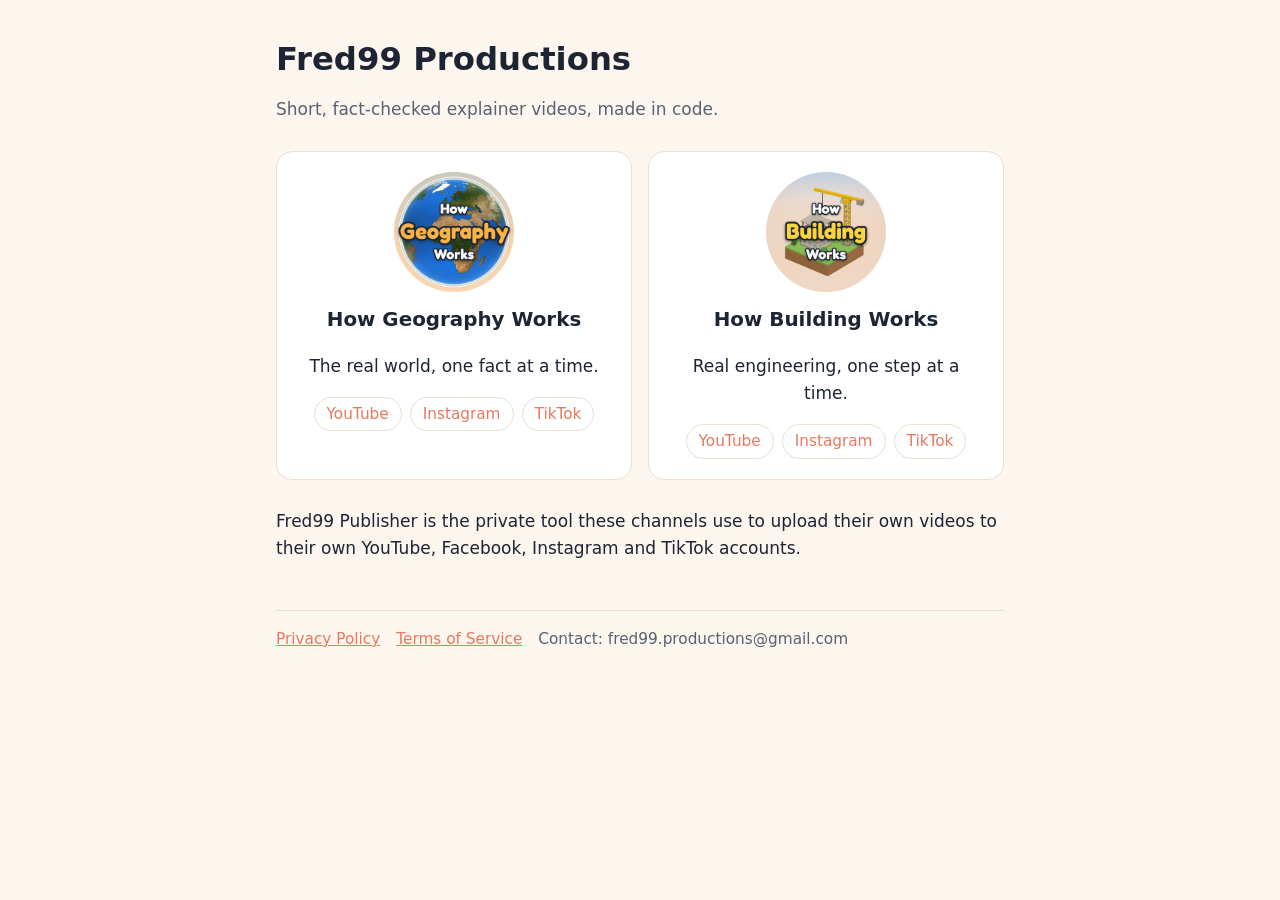
<file: index.html>
<!doctype html><html lang="en"><head><meta charset="utf-8"><meta name="viewport" content="width=device-width,initial-scale=1">
<title>Fred99 Productions</title><meta name="description" content="Short explainer videos: How Geography Works and How Building Works."><link rel="stylesheet" href="style.css"></head><body>
<h1>Fred99 Productions</h1>
<p class="mut">Short, fact-checked explainer videos, made in code.</p>
<div class="cards">
  <div class="card"><img src="img/geo.jpg" alt="How Geography Works logo"><h3>How Geography Works</h3><p>The real world, one fact at a time.</p>
    <div class="links"><a href="https://www.youtube.com/@HowGeographyWorkshq">YouTube</a><a href="https://www.instagram.com/howgeographyworkshq">Instagram</a><a href="https://www.tiktok.com/@how.geography.work">TikTok</a></div></div>
  <div class="card"><img src="img/build.jpg" alt="How Building Works logo"><h3>How Building Works</h3><p>Real engineering, one step at a time.</p>
    <div class="links"><a href="https://www.youtube.com/@HowBuildingWorkshq">YouTube</a><a href="https://www.instagram.com/howbuildingworkshq">Instagram</a><a href="https://www.tiktok.com/@howbuildingworkshq">TikTok</a></div></div>
</div>
<p>Fred99 Publisher is the private tool these channels use to upload their own videos to their own YouTube, Facebook, Instagram and TikTok accounts.</p>
<footer><a href="privacy.html">Privacy Policy</a><a href="terms.html">Terms of Service</a><span class="mut">Contact: fred99.productions@gmail.com</span></footer>
</body></html>
</file>
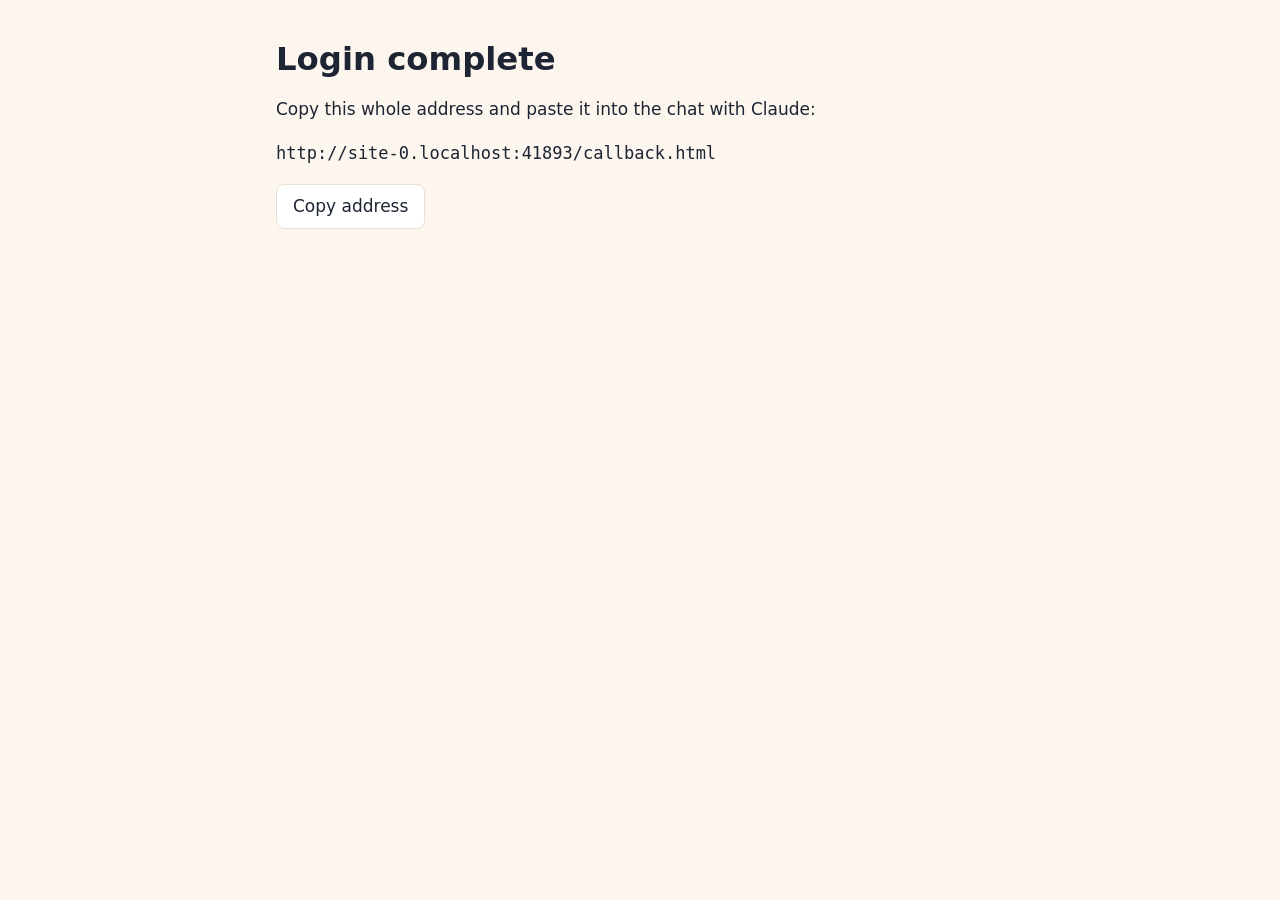
<file: callback.html>
<!doctype html><html lang="en"><head><meta charset="utf-8"><meta name="viewport" content="width=device-width,initial-scale=1">
<title>Login Complete</title><meta name="robots" content="noindex"><link rel="stylesheet" href="style.css"></head><body>
<h1>Login complete</h1>
<p>Copy this whole address and paste it into the chat with Claude:</p>
<p><code id="u"></code></p><button id="b" type="button">Copy address</button>
<script>
const u = document.getElementById('u'), b = document.getElementById('b'); u.textContent = location.href;
b.onclick = () => navigator.clipboard.writeText(location.href).then(() => { b.textContent = 'Copied'; }).catch(() => { b.textContent = 'Select the address above and copy it'; });
</script>
</body></html>
</file>
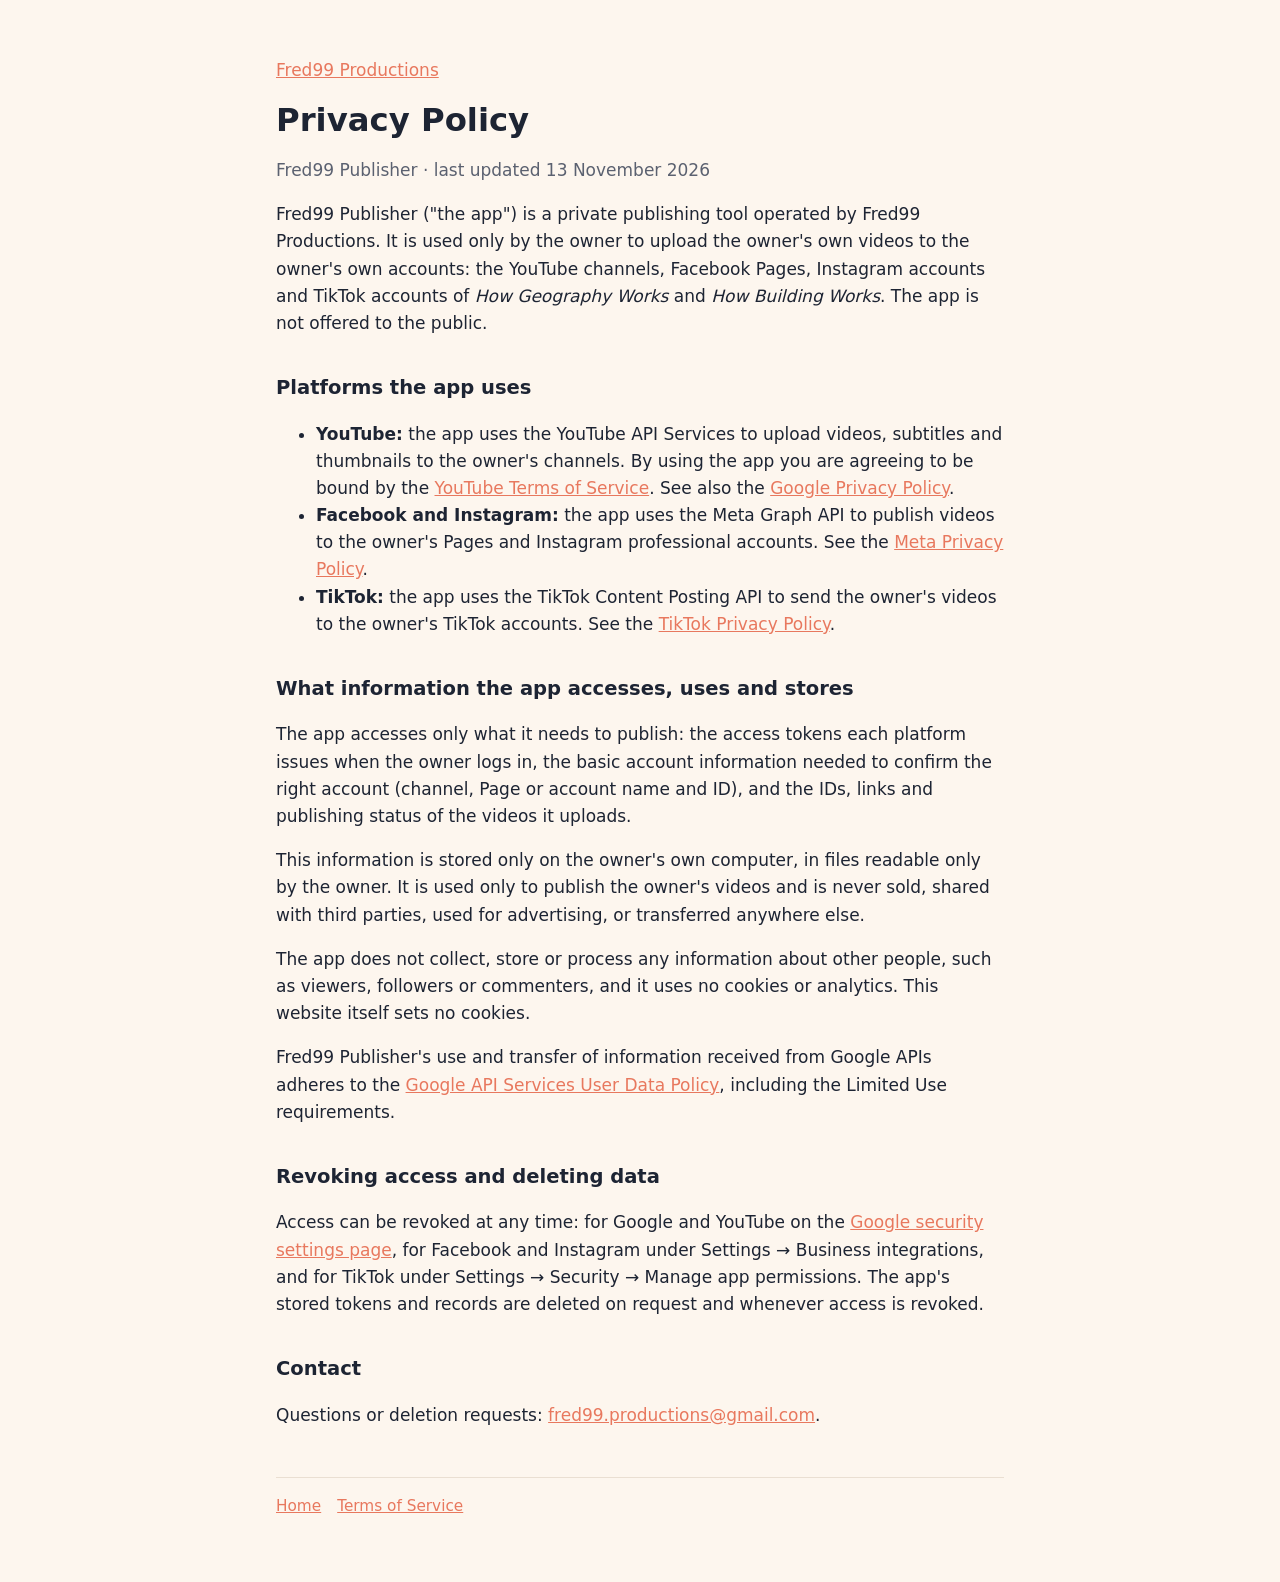
<file: privacy.html>
<!doctype html><html lang="en"><head><meta charset="utf-8"><meta name="viewport" content="width=device-width,initial-scale=1">
<title>Privacy Policy</title><link rel="stylesheet" href="style.css"></head><body>
<p><a href="index.html">Fred99 Productions</a></p>
<h1>Privacy Policy</h1><p class="mut">Fred99 Publisher · last updated 13 November 2026</p>
<p>Fred99 Publisher ("the app") is a private publishing tool operated by Fred99 Productions. It is used only by the owner to upload the owner's own videos to the owner's own accounts: the YouTube channels, Facebook Pages, Instagram accounts and TikTok accounts of <em>How Geography Works</em> and <em>How Building Works</em>. The app is not offered to the public.</p>
<h2>Platforms the app uses</h2>
<ul>
<li><strong>YouTube:</strong> the app uses the YouTube API Services to upload videos, subtitles and thumbnails to the owner's channels. By using the app you are agreeing to be bound by the <a href="https://www.youtube.com/t/terms">YouTube Terms of Service</a>. See also the <a href="https://policies.google.com/privacy">Google Privacy Policy</a>.</li>
<li><strong>Facebook and Instagram:</strong> the app uses the Meta Graph API to publish videos to the owner's Pages and Instagram professional accounts. See the <a href="https://www.facebook.com/privacy/policy">Meta Privacy Policy</a>.</li>
<li><strong>TikTok:</strong> the app uses the TikTok Content Posting API to send the owner's videos to the owner's TikTok accounts. See the <a href="https://www.tiktok.com/legal/privacy-policy">TikTok Privacy Policy</a>.</li>
</ul>
<h2>What information the app accesses, uses and stores</h2>
<p>The app accesses only what it needs to publish: the access tokens each platform issues when the owner logs in, the basic account information needed to confirm the right account (channel, Page or account name and ID), and the IDs, links and publishing status of the videos it uploads.</p>
<p>This information is stored only on the owner's own computer, in files readable only by the owner. It is used only to publish the owner's videos and is never sold, shared with third parties, used for advertising, or transferred anywhere else.</p>
<p>The app does not collect, store or process any information about other people, such as viewers, followers or commenters, and it uses no cookies or analytics. This website itself sets no cookies.</p>
<p>Fred99 Publisher's use and transfer of information received from Google APIs adheres to the <a href="https://developers.google.com/terms/api-services-user-data-policy">Google API Services User Data Policy</a>, including the Limited Use requirements.</p>
<h2>Revoking access and deleting data</h2>
<p>Access can be revoked at any time: for Google and YouTube on the <a href="https://security.google.com/settings/security/permissions">Google security settings page</a>, for Facebook and Instagram under Settings → Business integrations, and for TikTok under Settings → Security → Manage app permissions. The app's stored tokens and records are deleted on request and whenever access is revoked.</p>
<h2>Contact</h2>
<p>Questions or deletion requests: <a href="mailto:fred99.productions@gmail.com">fred99.productions@gmail.com</a>.</p>
<footer><a href="index.html">Home</a><a href="terms.html">Terms of Service</a></footer>
</body></html>
</file>
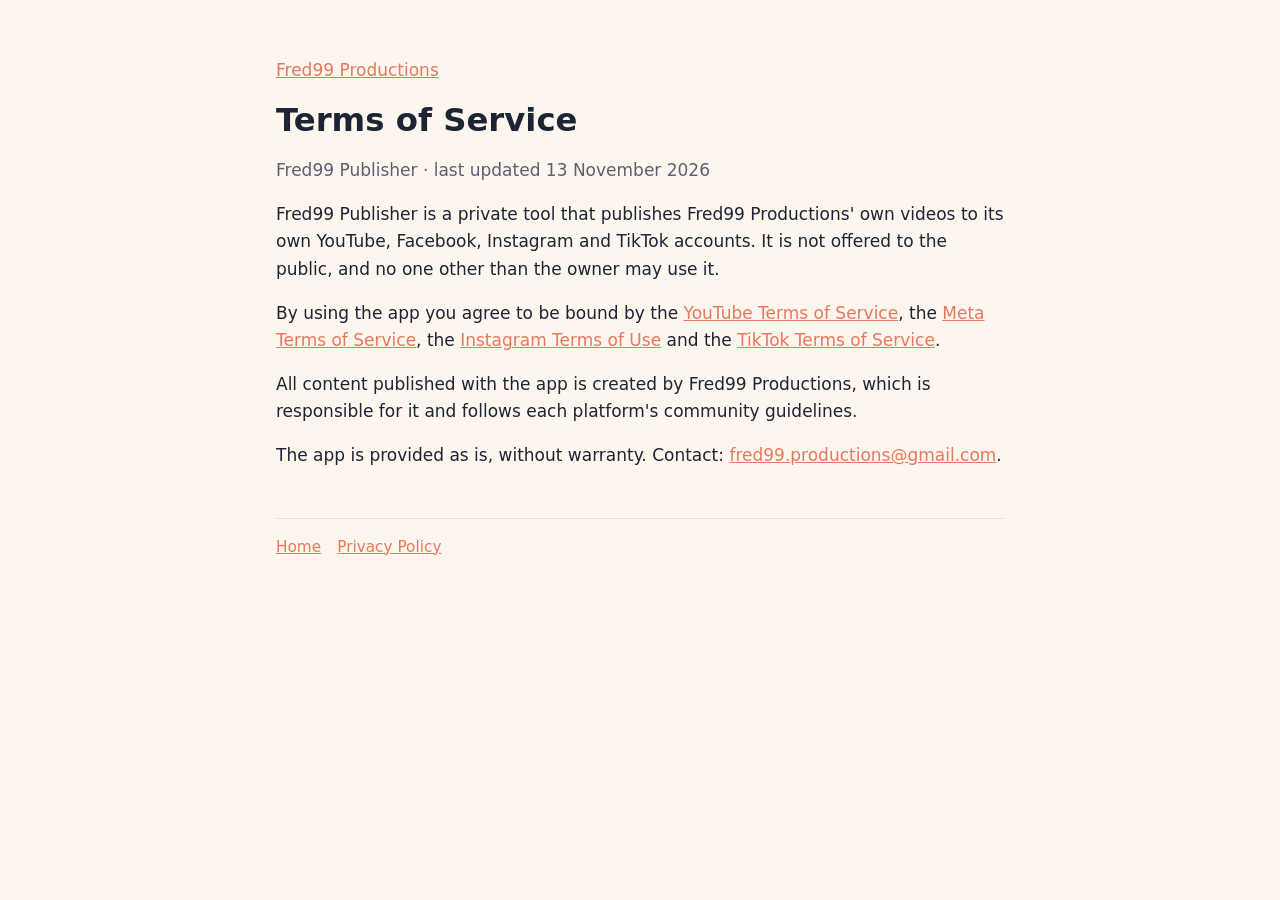
<file: terms.html>
<!doctype html><html lang="en"><head><meta charset="utf-8"><meta name="viewport" content="width=device-width,initial-scale=1">
<title>Terms of Service</title><link rel="stylesheet" href="style.css"></head><body>
<p><a href="index.html">Fred99 Productions</a></p>
<h1>Terms of Service</h1><p class="mut">Fred99 Publisher · last updated 13 November 2026</p>
<p>Fred99 Publisher is a private tool that publishes Fred99 Productions' own videos to its own YouTube, Facebook, Instagram and TikTok accounts. It is not offered to the public, and no one other than the owner may use it.</p>
<p>By using the app you agree to be bound by the <a href="https://www.youtube.com/t/terms">YouTube Terms of Service</a>, the <a href="https://www.facebook.com/terms">Meta Terms of Service</a>, the <a href="https://help.instagram.com/581066165581870">Instagram Terms of Use</a> and the <a href="https://www.tiktok.com/legal/terms-of-service">TikTok Terms of Service</a>.</p>
<p>All content published with the app is created by Fred99 Productions, which is responsible for it and follows each platform's community guidelines.</p>
<p>The app is provided as is, without warranty. Contact: <a href="mailto:fred99.productions@gmail.com">fred99.productions@gmail.com</a>.</p>
<footer><a href="index.html">Home</a><a href="privacy.html">Privacy Policy</a></footer>
</body></html>
</file>
<file: style.css>
:root{--bg:#fdf6ee;--fg:#1d2433;--mut:#5b6170;--card:#ffffff;--line:#eadfd2;--accent:#e8785e}
@media (prefers-color-scheme:dark){:root{--bg:#15171c;--fg:#eef0f3;--mut:#a7adb8;--card:#1e2128;--line:#2c3039;--accent:#ffb347}}
*{box-sizing:border-box}
body{background:var(--bg);color:var(--fg);font:17px/1.6 system-ui,-apple-system,"Segoe UI",sans-serif;max-width:760px;margin:0 auto;padding:40px 16px 64px}
h1{font-size:1.9em;line-height:1.2;margin:0 0 .2em}h2{font-size:1.15em;margin:1.8em 0 .3em}
a{color:var(--accent)}p,li{color:var(--fg)}.mut{color:var(--mut)}
code{word-break:break-all}
.cards{display:grid;grid-template-columns:repeat(auto-fit,minmax(240px,1fr));gap:16px;margin:28px 0}
.card{background:var(--card);border:1px solid var(--line);border-radius:16px;padding:20px;text-align:center}
.card img{width:120px;height:120px;border-radius:50%;display:block;margin:0 auto 12px}
.card h3{margin:.2em 0}.links{display:flex;flex-wrap:wrap;gap:8px;justify-content:center;margin-top:10px}
.links a{font-size:.9em;text-decoration:none;border:1px solid var(--line);border-radius:999px;padding:4px 12px}
footer{margin-top:48px;border-top:1px solid var(--line);padding-top:16px;font-size:.9em}
footer a{margin-right:16px}
button{font:inherit;padding:8px 16px;border-radius:8px;border:1px solid var(--line);background:var(--card);color:var(--fg);cursor:pointer}
</file>
